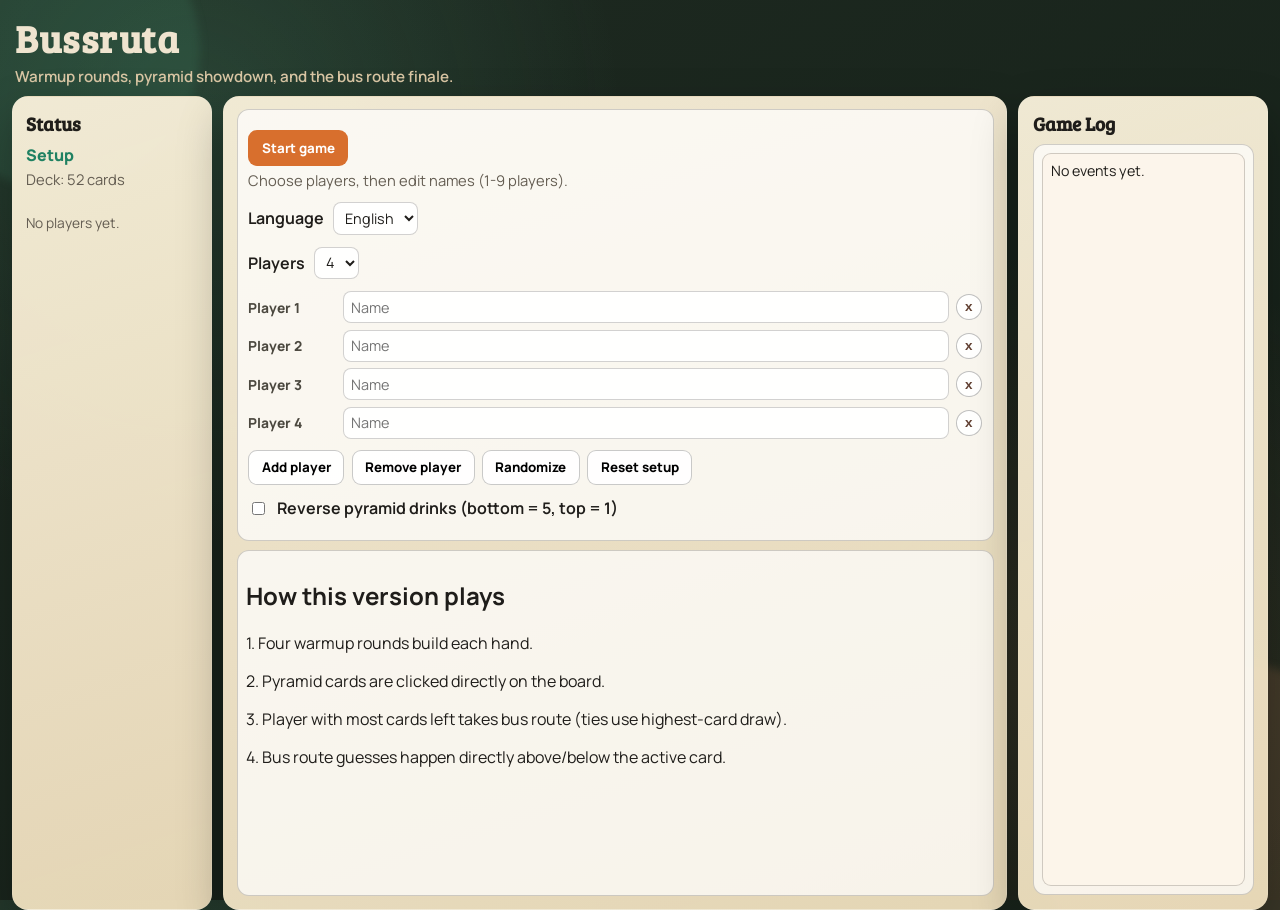
<file: BusRoute_web_app/index.html>
<!doctype html>
<html lang="en">
<head>
  <meta charset="utf-8">
  <meta name="viewport" content="width=device-width, initial-scale=1">
  <title>Bussruta</title>
  <link rel="preconnect" href="https://fonts.googleapis.com">
  <link rel="preconnect" href="https://fonts.gstatic.com" crossorigin>
  <link href="https://fonts.googleapis.com/css2?family=Bree+Serif&family=Manrope:wght@400;600;700;800&display=swap" rel="stylesheet">
  <link rel="stylesheet" href="styles.css">
</head>
<body>
  <div class="bg-shape bg-shape-a"></div>
  <div class="bg-shape bg-shape-b"></div>
  <header class="page-header">
    <h1>Bussruta</h1>
    <p>Warmup rounds, pyramid showdown, and the bus route finale.</p>
  </header>

  <main class="layout">
    <aside class="panel status-panel">
      <h2 id="statusHeading">Status</h2>
      <div id="phaseLabel" class="phase-label">Setup</div>
      <div id="deckLabel" class="deck-label">Deck: 52 cards</div>
      <div id="playerBoard" class="player-board"></div>
    </aside>

    <section class="panel game-panel">
      <div id="controls" class="controls"></div>
      <div id="board" class="board"></div>
    </section>

    <aside class="panel log-panel">
      <h2 id="logHeading">Game Log</h2>
      <div id="log" class="log"></div>
    </aside>
  </main>

  <template id="setupTemplate">
    <div class="btn-row">
      <button id="startGameBtn" class="btn btn-primary" type="button">Start game</button>
    </div>
    <p>Choose players, then edit names (1-9 players).</p>
    <label class="toggle">
      <span id="langLabel">Language</span>
      <select id="langSelect">
        <option value="en">English</option>
        <option value="no">Norsk</option>
      </select>
    </label>
    <label class="toggle">
      <span id="playerCountLabel">Players</span>
      <select id="playerCountSelect">
        <option value="1">1</option>
        <option value="2">2</option>
        <option value="3">3</option>
        <option value="4" selected>4</option>
        <option value="5">5</option>
        <option value="6">6</option>
        <option value="7">7</option>
        <option value="8">8</option>
        <option value="9">9</option>
      </select>
    </label>
    <div id="playerList" class="setup-player-list"></div>
    <div class="btn-row">
      <button id="addPlayerBtn" class="btn btn-neutral" type="button">Add player</button>
      <button id="removePlayerBtn" class="btn btn-neutral" type="button">Remove player</button>
      <button id="randomizeNamesBtn" class="btn btn-neutral" type="button">Randomize</button>
      <button id="resetSetupBtn" class="btn btn-neutral" type="button">Reset setup</button>
    </div>
    <label class="toggle">
      <input type="checkbox" id="reversePyramid">
      <span id="reverseLabel">Reverse pyramid drinks (bottom = 5, top = 1)</span>
    </label>
  </template>

  <script src="app.js"></script>
</body>
</html>
</file>
<file: BusRoute_web_app/styles.css>
:root {
  --bg: #1e2a21;
  --bg-2: #152018;
  --paper: #f7efd9;
  --paper-2: #efdfbd;
  --ink: #1f1d1a;
  --ink-soft: #645d52;
  --line: rgba(33, 29, 24, 0.2);
  --table-felt: #2f8764;
  --table-felt-2: #24694e;
  --rail: #7b5036;
  --rail-2: #553521;
  --good: #21ba65;
  --bad: #db4a4a;
  --accent: #d86f2d;
  --accent-2: #1f8162;
  --panel-shadow: 0 20px 46px rgba(0, 0, 0, 0.28);
  --effect-scale: 1;
}

body[data-effects="subtle"] {
  --effect-scale: 0.72;
}

body[data-effects="normal"] {
  --effect-scale: 1;
}

body[data-effects="strong"] {
  --effect-scale: 1.3;
}

* {
  box-sizing: border-box;
}

html,
body {
  margin: 0;
  width: 100%;
  height: 100%;
}

body {
  font-family: "Manrope", "Segoe UI", sans-serif;
  color: var(--ink);
  background:
    radial-gradient(circle at 15% 13%, rgba(79, 155, 120, 0.24), transparent 32%),
    radial-gradient(circle at 84% 76%, rgba(164, 112, 78, 0.2), transparent 34%),
    linear-gradient(145deg, var(--bg) 0%, var(--bg-2) 100%);
  padding: 0.72rem;
  overflow: hidden;
}

body[data-phase="setup"] {
  overflow: auto;
}

body[data-phase="setup"] .layout {
  height: auto;
  min-height: calc(100vh - 86px);
}

body[data-phase="setup"] .controls {
  max-height: 52vh;
  overflow: auto;
}

body[data-phase="setup"] .board {
  min-height: 240px;
}

.bg-shape {
  position: fixed;
  border-radius: 999px;
  filter: blur(4px);
  pointer-events: none;
  z-index: 0;
}

.bg-shape-a {
  width: 280px;
  height: 280px;
  left: -80px;
  top: -90px;
  background: rgba(64, 131, 102, 0.22);
}

.bg-shape-b {
  width: 360px;
  height: 360px;
  right: -120px;
  bottom: -120px;
  background: rgba(184, 126, 86, 0.2);
}

.page-header,
.layout {
  position: relative;
  z-index: 1;
}

.page-header {
  max-width: 1680px;
  margin: 0 auto 0.55rem auto;
  padding: 0 0.22rem;
}

.page-header h1 {
  margin: 0;
  color: #efe4cf;
  font-family: "Bree Serif", Georgia, serif;
  font-size: clamp(1.9rem, 3vw, 2.7rem);
  letter-spacing: 0.04em;
}

.page-header p {
  margin: 0.14rem 0 0 0;
  color: #d9c6a4;
  font-size: 0.95rem;
  font-weight: 600;
}

.layout {
  max-width: 1780px;
  margin: 0 auto;
  height: calc(100vh - 86px);
  display: grid;
  grid-template-columns: 220px minmax(820px, 1fr) 280px;
  gap: 0.72rem;
}

.panel {
  border-radius: 16px;
  border: 1px solid rgba(255, 255, 255, 0.08);
  background: linear-gradient(162deg, rgba(247, 239, 217, 0.97) 0%, rgba(239, 223, 189, 0.95) 100%);
  box-shadow: var(--panel-shadow);
}

.status-panel,
.log-panel {
  padding: 0.82rem;
  display: flex;
  flex-direction: column;
  min-height: 0;
  overflow: hidden;
}

.status-panel h2,
.log-panel h2 {
  margin: 0 0 0.5rem 0;
  font-family: "Bree Serif", Georgia, serif;
  font-size: 1.2rem;
}

.phase-label {
  font-weight: 850;
  color: var(--accent-2);
}

.deck-label {
  color: var(--ink-soft);
  margin-top: 0.18rem;
  margin-bottom: 0.64rem;
  font-size: 0.92rem;
}

.player-board {
  display: grid;
  gap: 0.48rem;
  overflow: auto;
  padding-right: 0.15rem;
  grid-auto-rows: minmax(0, auto);
}

.player-board.compact-status {
  gap: 0.32rem;
}

.player-board.compact-status .player-card {
  padding: 0.44rem 0.5rem;
}

.player-board.compact-status .player-name {
  font-size: 0.86rem;
}

.player-board.compact-status .player-meta {
  margin-top: 0.12rem;
  font-size: 0.8rem;
}

.player-board.dense-status {
  gap: 0.2rem;
  overflow: hidden;
  padding-right: 0;
  grid-template-rows: repeat(9, minmax(0, 1fr));
}

.player-board.dense-status .player-card {
  padding: 0.28rem 0.4rem;
  display: flex;
  align-items: center;
  justify-content: space-between;
  gap: 0.4rem;
  min-height: 0;
}

.player-board.dense-status .player-card.active {
  box-shadow: 0 0 0 1px rgba(31, 129, 98, 0.2);
}

.player-board.dense-status .player-name {
  font-size: 0.78rem;
  max-width: 70%;
}

.player-board.dense-status .player-meta {
  margin-top: 0;
  font-size: 0.74rem;
  white-space: nowrap;
}

.player-card {
  border: 1px solid var(--line);
  border-radius: 11px;
  background: rgba(255, 255, 255, 0.68);
  padding: 0.58rem;
}

.player-card.active {
  border-color: rgba(31, 129, 98, 0.55);
  box-shadow: 0 0 0 2px rgba(31, 129, 98, 0.16);
}

.player-name {
  font-weight: 850;
  white-space: nowrap;
  overflow: hidden;
  text-overflow: ellipsis;
}

.player-meta {
  margin-top: 0.2rem;
  color: var(--ink-soft);
  font-size: 0.88rem;
}

.game-panel {
  padding: 0.78rem;
  display: grid;
  grid-template-rows: auto 1fr;
  gap: 0.56rem;
  min-height: 0;
}

.controls,
.board,
.log {
  border: 1px solid var(--line);
  border-radius: 12px;
  background: rgba(255, 255, 255, 0.72);
}

.controls {
  padding: 0.58rem 0.68rem;
}

.controls h2 {
  margin: 0;
  font-family: "Bree Serif", Georgia, serif;
  font-size: 1.1rem;
}

.controls-head {
  display: flex;
  align-items: flex-start;
  justify-content: space-between;
  gap: 0.58rem;
}

.controls-head h2 {
  flex: 1;
}

.controls p {
  margin: 0.28rem 0 0 0;
  color: var(--ink-soft);
  font-size: 0.92rem;
}

.auto-play-tools {
  position: relative;
  display: inline-flex;
  align-items: flex-start;
  gap: 0.34rem;
  margin-left: auto;
}

.btn.btn-mini {
  padding: 0.34rem 0.56rem;
  font-size: 0.74rem;
  line-height: 1.2;
}

.auto-play-toggle {
  min-width: 88px;
  white-space: nowrap;
}

.auto-play-menu {
  position: relative;
}

.auto-play-menu summary {
  list-style: none;
  border: 1px solid rgba(31, 31, 29, 0.25);
  border-radius: 8px;
  background: rgba(255, 255, 255, 0.94);
  padding: 0.31rem 0.54rem;
  font-size: 0.74rem;
  font-weight: 760;
  cursor: pointer;
  user-select: none;
}

.auto-play-menu summary::-webkit-details-marker {
  display: none;
}

.auto-play-menu[open] summary {
  border-color: rgba(31, 129, 98, 0.45);
}

.auto-play-menu-body {
  position: absolute;
  right: 0;
  top: calc(100% + 6px);
  width: min(320px, 74vw);
  z-index: 12;
  border: 1px solid rgba(31, 31, 29, 0.2);
  border-radius: 10px;
  background: rgba(255, 255, 255, 0.98);
  box-shadow: 0 12px 24px rgba(0, 0, 0, 0.2);
  padding: 0.42rem;
  display: grid;
  gap: 0.28rem;
}

.auto-play-inline {
  display: grid;
  grid-template-columns: 64px 1fr;
  align-items: center;
  gap: 0.44rem;
  font-size: 0.78rem;
  color: #344659;
  font-weight: 780;
}

.auto-play-inline select {
  width: 100%;
}

.auto-play-inline.compact {
  font-size: 0.76rem;
}

.auto-play-note {
  display: block;
  margin-top: 0.1rem;
  font-size: 0.72rem;
  color: #4f6672;
  font-weight: 700;
}

.setup-player-list {
  display: grid;
  gap: 0.42rem;
}

.setup-player-row {
  display: grid;
  grid-template-columns: 88px 1fr auto;
  align-items: center;
  gap: 0.42rem;
  font-size: 0.86rem;
  font-weight: 760;
  color: #4b483f;
}

.setup-player-tag {
  white-space: nowrap;
}

.setup-player-row input {
  width: 100%;
  border-radius: 8px;
  border: 1px solid var(--line);
  background: rgba(255, 255, 255, 0.93);
  color: var(--ink);
  padding: 0.34rem 0.42rem;
  font-family: inherit;
  font-size: 0.9rem;
}

.setup-remove-x {
  width: 26px;
  height: 26px;
  border-radius: 999px;
  border: 1px solid rgba(31, 31, 29, 0.28);
  background: rgba(255, 255, 255, 0.92);
  color: #624132;
  font-size: 0.84rem;
  font-weight: 850;
  cursor: pointer;
  line-height: 1;
  display: grid;
  place-items: center;
  padding: 0;
}

.setup-remove-x:hover:enabled {
  border-color: rgba(181, 45, 45, 0.58);
  background: rgba(219, 74, 74, 0.14);
  color: #7b1d1d;
}

.setup-remove-x:disabled {
  opacity: 0.45;
  cursor: default;
}

.board {
  padding: 0.5rem;
  height: 100%;
  min-height: 0;
  overflow: hidden;
}

.board.setup-scroll {
  overflow: auto;
}

.log {
  flex: 1;
  min-height: 0;
  padding: 0.52rem;
  overflow: auto;
  display: grid;
  gap: 0.32rem;
}

.log-entry {
  border: 1px solid var(--line);
  border-radius: 9px;
  background: rgba(252, 245, 234, 0.95);
  padding: 0.42rem 0.52rem;
  font-size: 0.89rem;
}

textarea {
  width: 100%;
  border-radius: 10px;
  border: 1px solid var(--line);
  background: rgba(255, 255, 255, 0.93);
  color: var(--ink);
  padding: 0.65rem;
  font-family: inherit;
  font-size: 0.96rem;
}

select {
  border-radius: 8px;
  border: 1px solid var(--line);
  background: rgba(255, 255, 255, 0.92);
  color: var(--ink);
  padding: 0.3rem 0.44rem;
  font-family: inherit;
  font-size: 0.9rem;
}

.toggle {
  display: flex;
  align-items: center;
  gap: 0.52rem;
  margin: 0.75rem 0;
  font-weight: 650;
}

.btn-row {
  display: flex;
  flex-wrap: wrap;
  gap: 0.46rem;
  margin-top: 0.68rem;
}

.btn {
  border: 1px solid transparent;
  border-radius: 9px;
  padding: 0.48rem 0.78rem;
  font-family: inherit;
  font-weight: 760;
  cursor: pointer;
}

.btn-primary {
  background: var(--accent);
  color: white;
}

.btn-secondary {
  background: var(--accent-2);
  color: white;
}

.btn-neutral {
  background: rgba(255, 255, 255, 0.9);
  border-color: rgba(31, 31, 29, 0.24);
}

.btn.selected {
  background: rgba(31, 129, 98, 0.15);
  border-color: rgba(31, 129, 98, 0.46);
}

.caption {
  color: var(--ink-soft);
  font-size: 0.86rem;
}

.table-stage {
  height: 100%;
  display: grid;
  grid-template-rows: 1fr auto;
  gap: 0.52rem;
}

.round-table-wrap {
  height: 100%;
  display: grid;
  place-items: center;
}

.round-table {
  position: relative;
  width: min(100%, 1320px);
  height: min(100%, 730px);
  max-height: 100%;
  border-radius: 420px;
  border: 17px solid var(--rail);
  background: linear-gradient(168deg, var(--rail) 0%, var(--rail-2) 100%);
  box-shadow:
    0 18px 36px rgba(0, 0, 0, 0.32),
    inset 0 0 0 1px rgba(255, 255, 255, 0.12);
  overflow: visible;
}

.table-felt {
  position: absolute;
  inset: 14px;
  border-radius: 396px;
  background:
    radial-gradient(circle at 48% 38%, rgba(96, 190, 153, 0.2), transparent 48%),
    linear-gradient(165deg, var(--table-felt) 0%, var(--table-felt-2) 100%);
  box-shadow: inset 0 0 0 2px rgba(255, 255, 255, 0.12);
}

.seat-layer {
  position: absolute;
  inset: 0;
  z-index: 4;
}

.table-seat {
  position: absolute;
  transform: translate(-50%, -50%);
}

.table-seat.pyramid-side-seat {
  z-index: 5;
}

.seat-chip {
  position: relative;
  isolation: isolate;
  min-width: 220px;
  max-width: 280px;
  border-radius: 12px;
  border: 1px solid rgba(0, 0, 0, 0.26);
  background: linear-gradient(165deg, rgba(251, 245, 232, 0.74), rgba(241, 228, 202, 0.68));
  padding: 0.45rem 0.5rem;
  box-shadow: 0 9px 18px rgba(0, 0, 0, 0.25);
  display: grid;
  justify-items: center;
  text-align: center;
  backdrop-filter: blur(2px);
  transform-origin: center center;
  transition:
    min-width 520ms cubic-bezier(.22,.68,.27,1),
    max-width 520ms cubic-bezier(.22,.68,.27,1),
    padding 500ms cubic-bezier(.22,.68,.27,1),
    transform 560ms cubic-bezier(.22,.68,.27,1),
    box-shadow 560ms cubic-bezier(.22,.68,.27,1),
    border-color 500ms ease;
}

.seat-chip.compact {
  min-width: 168px;
  max-width: 220px;
  padding: 0.3rem 0.35rem;
}

.seat-chip.pyramid-side {
  min-width: 200px;
  max-width: 250px;
}

.seat-chip.empty-hand {
  min-width: 118px;
  max-width: 160px;
}

.seat-chip.compact .seat-name {
  font-size: 0.78rem;
}

.seat-chip.compact .seat-count {
  font-size: 0.68rem;
}

.seat-chip.compact .seat-anchor {
  min-height: 50px;
}

.seat-chip.compact .seat-anchor .playing-card + .playing-card {
  margin-left: -14px;
}

.seat-chip.pyramid-side .seat-anchor .playing-card + .playing-card {
  margin-left: -12px;
}

.table-seat.active-turn .seat-chip {
  min-width: 220px;
  max-width: 280px;
  border-color: rgba(31, 129, 98, 0.9);
  box-shadow:
    0 0 0 3px rgba(31, 129, 98, 0.28),
    0 0 24px rgba(31, 129, 98, 0.42),
    0 10px 22px rgba(0, 0, 0, 0.26);
  transform: scale(1.038);
  animation: activeTurnGlow 1.6s ease-in-out infinite;
}

.table-seat.active-turn .seat-chip.empty-hand {
  min-width: 118px;
  max-width: 160px;
}

.table-seat.pyramid-winner .seat-chip {
  border-color: rgba(20, 167, 88, 0.95);
  box-shadow:
    0 0 0 3px rgba(20, 167, 88, 0.28),
    0 0 26px rgba(33, 186, 101, 0.55),
    0 10px 22px rgba(0, 0, 0, 0.26);
  animation: pyramidWinnerPulse 0.82s ease-in-out infinite;
}

.table-seat.bus-runner .seat-chip {
  border-color: rgba(216, 111, 45, 0.74);
  box-shadow:
    0 0 0 2px rgba(216, 111, 45, 0.2),
    0 10px 22px rgba(0, 0, 0, 0.26);
}

.seat-name {
  position: relative;
  z-index: 4;
  font-weight: 840;
  font-size: 0.93rem;
  white-space: nowrap;
  overflow: hidden;
  text-overflow: ellipsis;
  max-width: 100%;
  padding: 0.06rem 0.34rem;
  border-radius: 999px;
  background: rgba(251, 245, 232, 0.9);
  box-shadow: 0 2px 6px rgba(0, 0, 0, 0.15);
}

.seat-count {
  position: relative;
  z-index: 4;
  font-size: 0.76rem;
  color: var(--ink-soft);
  margin-top: 0.1rem;
  padding: 0.02rem 0.28rem;
  border-radius: 999px;
  background: rgba(251, 245, 232, 0.78);
}

.seat-anchor {
  position: relative;
  z-index: 1;
  margin-top: 0.3rem;
  min-height: 80px;
  display: flex;
  align-items: center;
  justify-content: center;
  gap: 0;
  flex-wrap: nowrap;
  overflow: visible;
  padding-inline: 5px;
  padding-bottom: 0.12rem;
}

.seat-chip.empty-hand .seat-anchor {
  min-height: 20px;
  margin-top: 0.18rem;
}

.seat-empty {
  color: var(--ink-soft);
  font-size: 0.8rem;
}

.seat-anchor .playing-card {
  flex: 0 0 auto;
  transform-origin: center 72%;
  transition: transform 620ms cubic-bezier(.22,.68,.27,1), filter 560ms ease;
}

.seat-anchor .playing-card + .playing-card {
  margin-left: -10px;
}

.table-seat.active-turn .seat-anchor .playing-card {
  transform: scale(1.1);
  filter: drop-shadow(0 2px 8px rgba(0, 0, 0, 0.22));
}

.deck-wrap {
  position: absolute;
  left: 50%;
  top: 50%;
  transform: translate(-50%, -50%);
  text-align: center;
  z-index: 7;
}

.deck-stack {
  position: relative;
  width: 78px;
  height: 112px;
  border: none;
  background: transparent;
  padding: 0;
  border-radius: 9px;
  cursor: pointer;
}

.deck-stack::before,
.deck-stack::after {
  content: none;
}

.deck-face {
  position: absolute;
  inset: 0;
  border-radius: 9px;
  border: 1px solid rgba(74, 29, 40, 0.72);
  background:
    radial-gradient(circle at 26% 24%, rgba(255, 255, 255, 0.22), transparent 40%),
    radial-gradient(circle at 74% 76%, rgba(255, 214, 182, 0.16), transparent 44%),
    repeating-linear-gradient(45deg, #b7576c 0 8px, #9f455d 8px 16px),
    repeating-linear-gradient(-45deg, rgba(252, 230, 207, 0.16) 0 2px, transparent 2px 8px);
  color: transparent;
  font-size: 0;
  letter-spacing: 0;
  display: grid;
  place-items: center;
  box-shadow:
    0 4px 8px rgba(0, 0, 0, 0.24),
    inset 0 0 0 1px rgba(255, 219, 191, 0.24),
    inset 0 0 0 4px rgba(121, 52, 70, 0.52);
}

.deck-face::before {
  content: "";
  position: absolute;
  inset: 6px;
  border-radius: 6px;
  border: 1px solid rgba(245, 220, 194, 0.66);
  background:
    radial-gradient(circle at 50% 50%, rgba(255, 255, 255, 0.08), transparent 54%),
    repeating-linear-gradient(0deg, rgba(248, 227, 205, 0.16) 0 1px, transparent 1px 5px),
    repeating-linear-gradient(90deg, rgba(248, 227, 205, 0.16) 0 1px, transparent 1px 5px);
}

.deck-face::after {
  content: "◆";
  position: absolute;
  inset: 0;
  display: grid;
  place-items: center;
  color: rgba(248, 226, 204, 0.76);
  font-size: 1.05rem;
  text-shadow: 0 1px 0 rgba(86, 31, 43, 0.46);
}

.deck-stack.ready {
  animation: deckIdle 2s ease-in-out infinite;
}

.deck-stack.ready:hover .deck-face {
  filter: brightness(1.08);
}

.deck-stack:disabled {
  cursor: default;
  opacity: 0.76;
}

.deck-stack.visual-only:disabled {
  opacity: 1;
}

.deck-tip {
  margin-top: 0.38rem;
  color: #f7eddc;
  text-shadow: 0 1px 4px rgba(0, 0, 0, 0.45);
  font-size: 0.84rem;
}

.deck-guess-row {
  margin-top: 0.46rem;
  display: flex;
  justify-content: center;
  gap: 0.34rem;
  flex-wrap: wrap;
}

.deck-guess-btn {
  border-radius: 8px;
  border: 1px solid rgba(255, 248, 232, 0.55);
  background: rgba(252, 246, 234, 0.96);
  color: #273026;
  font-family: inherit;
  font-size: 0.75rem;
  font-weight: 820;
  padding: 0.26rem 0.44rem;
  cursor: pointer;
  box-shadow: 0 2px 8px rgba(0, 0, 0, 0.22);
}

.deck-guess-btn:hover {
  transform: translateY(-1px);
}

.deck-guess-btn.selected {
  border-color: rgba(31, 129, 98, 0.66);
  background: rgba(31, 129, 98, 0.16);
  color: #16533f;
}

.deck-guess-btn:disabled {
  cursor: default;
  opacity: 0.66;
}

.playing-card {
  position: relative;
  border-radius: 9px;
  border: 1px solid rgba(24, 24, 22, 0.5);
  background: linear-gradient(180deg, #ffffff 0%, #f4f1ea 100%);
  box-shadow:
    0 4px 8px rgba(0, 0, 0, 0.22),
    inset 0 0 0 1px rgba(255, 255, 255, 0.72);
  display: grid;
  place-items: center;
  font-family: "Bree Serif", Georgia, serif;
  user-select: none;
}

.playing-card.red {
  color: #bc1f31;
}

.playing-card.black {
  color: #1e1e1c;
}

.playing-card.back {
  background:
    radial-gradient(circle at 26% 24%, rgba(255, 255, 255, 0.22), transparent 40%),
    radial-gradient(circle at 74% 76%, rgba(255, 214, 182, 0.16), transparent 44%),
    repeating-linear-gradient(45deg, #b7576c 0 8px, #9f455d 8px 16px),
    repeating-linear-gradient(-45deg, rgba(252, 230, 207, 0.16) 0 2px, transparent 2px 8px);
  border-color: rgba(74, 29, 40, 0.72);
  box-shadow:
    0 4px 8px rgba(0, 0, 0, 0.24),
    inset 0 0 0 1px rgba(255, 219, 191, 0.24),
    inset 0 0 0 4px rgba(121, 52, 70, 0.52);
}

.playing-card.back::before {
  content: "";
  position: absolute;
  inset: 6px;
  border-radius: 6px;
  border: 1px solid rgba(245, 220, 194, 0.66);
  background:
    radial-gradient(circle at 50% 50%, rgba(255, 255, 255, 0.08), transparent 54%),
    repeating-linear-gradient(0deg, rgba(248, 227, 205, 0.16) 0 1px, transparent 1px 5px),
    repeating-linear-gradient(90deg, rgba(248, 227, 205, 0.16) 0 1px, transparent 1px 5px);
}

.playing-card.back::after {
  content: "◆";
  position: absolute;
  inset: 0;
  display: grid;
  place-items: center;
  color: rgba(248, 226, 204, 0.76);
  font-size: 1.05em;
  text-shadow: 0 1px 0 rgba(86, 31, 43, 0.46);
}

.playing-card.back .pc-corner,
.playing-card.back .pc-center {
  display: none;
}

.playing-card.xs {
  width: 32px;
  height: 46px;
  font-size: 12px;
}

.playing-card.sm {
  width: 56px;
  height: 80px;
  font-size: 19px;
}

.playing-card.md {
  width: 78px;
  height: 112px;
  font-size: 27px;
}

.playing-card.lg {
  width: 98px;
  height: 140px;
  font-size: 33px;
}

.pc-corner {
  position: absolute;
  display: flex;
  flex-direction: column;
  align-items: center;
  line-height: 0.9;
  font-size: 0.58em;
  font-weight: 700;
}

.pc-top {
  top: 4px;
  left: 4px;
}

.pc-bottom {
  right: 4px;
  bottom: 4px;
  transform: rotate(180deg);
}

.pc-corner small {
  font-size: 1.2em;
}

.pc-center {
  font-size: 1.25em;
  line-height: 1;
}

.pyramid-overlay {
  position: absolute;
  left: 50%;
  top: 50%;
  transform: translate(-50%, -50%);
  display: grid;
  gap: 0.5rem;
  z-index: 6;
}

.pyramid-row {
  display: flex;
  justify-content: center;
  gap: 0.4rem;
}

.pyramid-slot {
  width: 56px;
  height: 80px;
  border: none;
  padding: 0;
  background: transparent;
  cursor: default;
  display: grid;
  place-items: center;
}

.pyramid-slot.clickable {
  cursor: pointer;
  filter: drop-shadow(0 0 10px rgba(240, 228, 190, 0.42));
}

.pyramid-slot.clickable:hover {
  transform: translateY(-2px);
}

.pyramid-slot .playing-card {
  width: 56px;
  height: 80px;
  font-size: 19px;
}

.flip-reveal {
  animation: flipReveal 420ms ease;
}

.pyramid-slot.next-turn .playing-card {
  box-shadow:
    0 0 0 2px rgba(255, 246, 204, 0.84),
    0 0 14px rgba(255, 239, 164, 0.66),
    0 4px 8px rgba(0, 0, 0, 0.24);
}

.pyramid-slot.next-turn:hover .playing-card {
  animation: nextCardPulse 780ms ease-in-out infinite;
}

.bus-overlay {
  position: absolute;
  left: 50%;
  top: 53%;
  transform: translate(-50%, -50%);
  width: min(94%, 980px);
  display: grid;
  grid-template-columns: 118px minmax(0, 1fr);
  gap: 0.95rem;
  align-items: center;
  z-index: 6;
}

.tie-overlay {
  position: absolute;
  left: 50%;
  top: 52%;
  transform: translate(-50%, -50%);
  width: min(92%, 1080px);
  display: grid;
  grid-template-columns: 140px 1fr;
  gap: 0.9rem;
  align-items: center;
  z-index: 6;
}

.tie-deck-wrap {
  text-align: center;
}

.tie-contenders {
  display: flex;
  gap: 0.7rem;
  justify-content: center;
  align-items: stretch;
  flex-wrap: wrap;
}

.tie-player {
  min-width: 112px;
  border: 1px dashed rgba(29, 26, 24, 0.28);
  border-radius: 11px;
  padding: 0.35rem;
  background: rgba(250, 243, 232, 0.62);
  display: grid;
  justify-items: center;
  gap: 0.28rem;
}

.tie-name {
  font-size: 0.8rem;
  font-weight: 800;
}

.tie-slot {
  min-width: 78px;
  min-height: 112px;
  display: grid;
  place-items: center;
}

.bus-deck-wrap {
  text-align: center;
}

.deck-count {
  margin-top: 0.44rem;
  font-size: 0.82rem;
  font-weight: 800;
  color: #f6ebd8;
  text-shadow: 0 1px 3px rgba(0, 0, 0, 0.5);
}

.bus-lane {
  display: flex;
  gap: 0.46rem;
  justify-content: center;
  min-width: 0;
  overflow: visible;
}

.bus-stop {
  width: clamp(94px, 11vw, 118px);
  border: none;
  border-radius: 10px;
  padding: 0.08rem 0.16rem 0.2rem;
  display: grid;
  justify-items: center;
  gap: 0.24rem;
  background: transparent;
}

.bus-stop.active {
  box-shadow: none;
}

.bus-zone {
  width: 92px;
  min-height: 82px;
  border-radius: 8px;
  border: 1px dashed rgba(31, 31, 29, 0.24);
  display: grid;
  grid-template-rows: auto 1fr;
  align-items: start;
  justify-items: center;
  padding: 0.2rem 0.15rem 0.25rem;
  gap: 0.14rem;
  background: rgba(255, 255, 255, 0.46);
  transition: background-color 220ms ease, border-color 220ms ease, box-shadow 220ms ease;
}

.bus-zone-label {
  font-size: 0.62rem;
  font-weight: 800;
  letter-spacing: 0.12em;
  text-transform: uppercase;
  color: rgba(31, 31, 29, 0.45);
  user-select: none;
}

.bus-zone.tone-success {
  background: rgba(33, 186, 101, 0.24);
  border-color: rgba(24, 148, 78, 0.58);
  box-shadow: inset 0 0 0 1px rgba(24, 148, 78, 0.18);
}

.bus-zone.tone-fail {
  background: rgba(219, 74, 74, 0.22);
  border-color: rgba(181, 45, 45, 0.56);
  box-shadow: inset 0 0 0 1px rgba(181, 45, 45, 0.16);
}

.bus-zone.guess-target {
  cursor: pointer;
}

.bus-zone.guess-target:hover {
  box-shadow: inset 0 0 0 2px rgba(216, 111, 45, 0.25);
}

.bus-zone.inactive-zone {
  width: 92px;
  min-height: 82px;
  padding: 0.2rem 0.15rem 0.25rem;
  border-color: transparent;
  background: transparent;
  box-shadow: none;
  pointer-events: none;
}

.bus-zone.inactive-zone .bus-zone-label {
  display: none;
}

.bus-base {
  position: relative;
  min-height: 108px;
  width: 100%;
  display: grid;
  place-items: center;
  border-radius: 8px;
  border: 1px solid transparent;
  background: transparent;
  transition: background-color 220ms ease, border-color 220ms ease, box-shadow 220ms ease;
}

.bus-base.next-guess {
  border-color: rgba(255, 236, 162, 0.72);
  background: rgba(255, 253, 241, 0.22);
  box-shadow:
    0 0 0 2px rgba(255, 236, 162, 0.2),
    0 0 16px rgba(255, 236, 162, 0.42);
}

.bus-base.tone-success {
  background: transparent;
  border-color: transparent;
  box-shadow: none;
}

.bus-base.tone-fail {
  background: transparent;
  border-color: transparent;
  box-shadow: none;
}

.bus-route-card {
  animation: none !important;
  transition: none !important;
  transform: translate3d(0, 0, 0) !important;
}

.bus-stack {
  position: relative;
  width: 96px;
  height: 54px;
}

.bus-stack-card {
  position: absolute;
  left: 50%;
  top: 50%;
  transform: translate(
    calc(-50% + var(--offset-x, 0px)),
    calc(-50% + var(--offset-y, 0px))
  ) rotate(var(--rot, 0deg));
  z-index: calc(var(--stack-index) + 1);
}

.bus-stack.same {
  width: 44px;
  height: 42px;
}

.bus-stack.same .bus-stack-card {
  transform: translate(
    calc(-50% + var(--offset-x, 0px)),
    calc(-50% + var(--offset-y, 0px))
  ) rotate(var(--rot, 0deg));
}

.bus-same-btn {
  position: absolute;
  right: -16px;
  top: 50%;
  transform: translateY(-50%);
  border-radius: 999px;
  border: 1px solid rgba(31, 31, 29, 0.28);
  background: rgba(255, 255, 255, 0.95);
  font-size: 0.82rem;
  font-weight: 800;
  padding: 0.38rem 0.68rem;
  cursor: pointer;
  z-index: 2;
}

.bus-same-btn.selected,
.bus-same-btn:hover {
  border-color: rgba(31, 129, 98, 0.52);
  background: rgba(31, 129, 98, 0.14);
  color: #16533f;
}

.bus-same-overlay {
  position: absolute;
  right: 8px;
  bottom: 8px;
  pointer-events: none;
}

.result-banner {
  border: 1px solid rgba(67, 61, 51, 0.28);
  border-radius: 10px;
  background: rgba(254, 248, 234, 0.95);
  padding: 0.6rem 0.7rem;
  font-size: 0.9rem;
  font-weight: 700;
}

.result-banner.major {
  border-width: 2px;
  font-size: 1rem;
  font-weight: 830;
  box-shadow: 0 8px 16px rgba(0, 0, 0, 0.2);
}

.result-banner.tone-success {
  border-color: rgba(24, 148, 78, 0.55);
  background: rgba(33, 186, 101, 0.16);
  color: #13553c;
}

.result-banner.tone-fail {
  border-color: rgba(181, 45, 45, 0.55);
  background: rgba(219, 74, 74, 0.14);
  color: #5a1f1f;
}

.result-banner.tone-info {
  border-color: rgba(47, 62, 88, 0.4);
  background: rgba(76, 124, 194, 0.14);
  color: #203553;
}

.celebration-overlay {
  position: absolute;
  inset: 0;
  display: grid;
  place-items: center;
  pointer-events: none;
  z-index: 12;
}

.celebration-card {
  min-width: min(92%, 520px);
  border: 1px solid rgba(245, 232, 180, 0.82);
  border-radius: 16px;
  background: linear-gradient(160deg, rgba(253, 245, 223, 0.96), rgba(252, 233, 176, 0.92));
  box-shadow: 0 18px 46px rgba(0, 0, 0, 0.35);
  padding: 0.84rem 1.1rem;
  text-align: center;
  animation: celebrationPop 920ms cubic-bezier(.2,.9,.2,1);
}

.celebration-card h3 {
  margin: 0;
  color: #854116;
  font-family: "Bree Serif", Georgia, serif;
  font-size: clamp(1.16rem, 2.2vw, 1.78rem);
  letter-spacing: 0.06em;
}

.celebration-card p {
  margin: 0.3rem 0 0 0;
  color: #3f2d1f;
  font-size: 0.95rem;
  font-weight: 760;
}

.celebration-burst {
  position: absolute;
  inset: 0;
  pointer-events: none;
  overflow: hidden;
}

.confetti-piece {
  position: absolute;
  top: -8%;
  left: calc((var(--piece) / 27) * 100%);
  width: 8px;
  height: 15px;
  border-radius: 2px;
  opacity: 0;
  background: hsl(calc(10 + (var(--piece) * 13)), 84%, 58%);
  animation: confettiFall 1600ms ease-out forwards;
  animation-delay: calc((var(--piece) * 36ms));
}

.celebration-overlay.first-try .celebration-card {
  border-color: rgba(255, 245, 184, 0.95);
  box-shadow:
    0 0 0 2px rgba(255, 233, 134, 0.28),
    0 20px 52px rgba(0, 0, 0, 0.4);
}

.flying-card {
  position: fixed;
  z-index: 9999;
  pointer-events: none;
  transform-origin: center center;
  will-change: transform, opacity;
}

.feedback-success {
  animation: pulseSuccess 1120ms ease;
  backface-visibility: hidden;
  transform: translateZ(0);
  will-change: transform, filter;
}

.feedback-fail {
  animation: pulseFail 1120ms ease;
  backface-visibility: hidden;
  transform: translateZ(0);
  will-change: transform, filter;
}

.feedback-success-soft {
  animation: pulseSuccessSoft 760ms ease;
  backface-visibility: hidden;
  transform: translateZ(0);
  will-change: transform, filter;
}

.feedback-fail-soft {
  animation: pulseFailSoft 760ms ease;
  backface-visibility: hidden;
  transform: translateZ(0);
  will-change: transform, filter;
}

@keyframes deckIdle {
  0%,
  100% {
    transform: translateY(0);
  }
  50% {
    transform: translateY(-4px);
  }
}

@keyframes flipReveal {
  0% {
    transform: rotateY(0deg) scale(1);
  }
  50% {
    transform: rotateY(90deg) scale(1.04);
  }
  100% {
    transform: rotateY(0deg) scale(1);
  }
}

@keyframes nextCardPulse {
  0%,
  100% {
    transform: translateY(0);
  }
  50% {
    transform: translateY(-2px);
  }
}

@keyframes activeTurnGlow {
  0%,
  100% {
    box-shadow:
      0 0 0 3px rgba(31, 129, 98, 0.24),
      0 0 calc(14px * var(--effect-scale)) rgba(31, 129, 98, 0.22),
      0 10px 22px rgba(0, 0, 0, 0.26);
  }
  50% {
    box-shadow:
      0 0 0 3px rgba(31, 129, 98, 0.38),
      0 0 calc(24px * var(--effect-scale)) rgba(31, 129, 98, 0.46),
      0 10px 22px rgba(0, 0, 0, 0.26);
  }
}

@keyframes pyramidWinnerPulse {
  0%,
  100% {
    transform: scale(1);
    filter: drop-shadow(0 0 0 rgba(33, 186, 101, 0.1));
  }
  50% {
    transform: scale(calc(1 + (0.06 * var(--effect-scale))));
    filter: drop-shadow(0 0 calc(18px * var(--effect-scale)) rgba(33, 186, 101, 0.72));
  }
}

@keyframes celebrationPop {
  0% {
    transform: scale(0.72) translateY(14px);
    opacity: 0;
  }
  72% {
    transform: scale(1.04) translateY(0);
    opacity: 1;
  }
  100% {
    transform: scale(1);
    opacity: 1;
  }
}

@keyframes confettiFall {
  0% {
    transform: translateY(-10vh) rotate(0deg);
    opacity: 0;
  }
  14% {
    opacity: 1;
  }
  100% {
    transform: translateY(100vh) rotate(680deg);
    opacity: 0;
  }
}

@keyframes pulseSuccess {
  0% {
    transform: translate3d(0, 0, 0) rotate(0deg);
    filter: drop-shadow(0 0 0 rgba(33, 186, 101, 0));
  }
  14% {
    transform: translate3d(calc(-2px * var(--effect-scale)), calc(1px * var(--effect-scale)), 0) rotate(calc(-0.45deg * var(--effect-scale)));
  }
  30% {
    transform: translate3d(calc(4px * var(--effect-scale)), calc(-2px * var(--effect-scale)), 0) rotate(calc(0.75deg * var(--effect-scale)));
  }
  52% {
    transform: translate3d(calc(-3px * var(--effect-scale)), calc(-1px * var(--effect-scale)), 0) rotate(calc(-0.55deg * var(--effect-scale)));
    filter: drop-shadow(0 0 calc(14px * var(--effect-scale)) rgba(33, 186, 101, 0.68));
  }
  72% {
    transform: translate3d(calc(2px * var(--effect-scale)), calc(1px * var(--effect-scale)), 0) rotate(calc(0.35deg * var(--effect-scale)));
  }
  100% {
    transform: translate3d(0, 0, 0) rotate(0deg);
    filter: drop-shadow(0 0 calc(12px * var(--effect-scale)) rgba(33, 186, 101, 0));
  }
}

@keyframes pulseFail {
  0% {
    transform: translate3d(0, 0, 0) rotate(0deg);
    filter: drop-shadow(0 0 0 rgba(219, 74, 74, 0));
  }
  14% {
    transform: translate3d(calc(-2px * var(--effect-scale)), calc(1px * var(--effect-scale)), 0) rotate(calc(-0.5deg * var(--effect-scale)));
  }
  30% {
    transform: translate3d(calc(4px * var(--effect-scale)), calc(-2px * var(--effect-scale)), 0) rotate(calc(0.8deg * var(--effect-scale)));
  }
  52% {
    transform: translate3d(calc(-3px * var(--effect-scale)), calc(-1px * var(--effect-scale)), 0) rotate(calc(-0.6deg * var(--effect-scale)));
    filter: drop-shadow(0 0 calc(15px * var(--effect-scale)) rgba(219, 74, 74, 0.72));
  }
  72% {
    transform: translate3d(calc(2px * var(--effect-scale)), calc(1px * var(--effect-scale)), 0) rotate(calc(0.35deg * var(--effect-scale)));
  }
  100% {
    transform: translate3d(0, 0, 0) rotate(0deg);
    filter: drop-shadow(0 0 calc(12px * var(--effect-scale)) rgba(219, 74, 74, 0));
  }
}

@keyframes pulseSuccessSoft {
  0% {
    transform: scale(1);
    filter: drop-shadow(0 0 0 rgba(33, 186, 101, 0));
  }
  45% {
    transform: scale(calc(1 + (0.03 * var(--effect-scale))));
    filter: drop-shadow(0 0 calc(10px * var(--effect-scale)) rgba(33, 186, 101, 0.56));
  }
  100% {
    transform: scale(1);
    filter: drop-shadow(0 0 0 rgba(33, 186, 101, 0));
  }
}

@keyframes pulseFailSoft {
  0% {
    transform: scale(1);
    filter: drop-shadow(0 0 0 rgba(219, 74, 74, 0));
  }
  45% {
    transform: scale(calc(1 + (0.026 * var(--effect-scale))));
    filter: drop-shadow(0 0 calc(10px * var(--effect-scale)) rgba(219, 74, 74, 0.58));
  }
  100% {
    transform: scale(1);
    filter: drop-shadow(0 0 0 rgba(219, 74, 74, 0));
  }
}

@media (max-width: 1400px) {
  .layout {
    grid-template-columns: 200px minmax(620px, 1fr) 250px;
  }

  .round-table {
    width: min(100%, 1120px);
  }
}

@media (max-width: 1140px) {
  body {
    overflow: hidden;
  }

  body[data-phase="setup"] {
    overflow: auto;
  }

  .layout {
    height: auto;
    grid-template-columns: 1fr;
  }

  .status-panel,
  .log-panel,
  .game-panel {
    min-height: 0;
  }

  .game-panel {
    height: 820px;
  }

  .board {
    overflow: auto;
  }

  .round-table {
    width: min(100%, 980px);
    height: 660px;
  }
}

@media (max-width: 760px) {
  body {
    padding: 0.5rem;
  }

  .controls-head {
    flex-wrap: wrap;
  }

  .auto-play-tools {
    width: 100%;
    justify-content: flex-end;
  }

  .auto-play-menu-body {
    width: min(280px, 92vw);
  }

  .page-header {
    margin-bottom: 0.42rem;
  }

  .round-table {
    border-width: 12px;
    border-radius: 280px;
    height: 640px;
  }

  .table-felt {
    inset: 10px;
  }

  .seat-chip {
    min-width: 150px;
    max-width: 210px;
    padding: 0.36rem 0.42rem;
  }

  .seat-chip.empty-hand {
    min-width: 102px;
    max-width: 132px;
  }

  .table-seat.active-turn .seat-chip {
    min-width: 150px;
    max-width: 210px;
  }

  .table-seat.active-turn .seat-chip.empty-hand {
    min-width: 102px;
    max-width: 132px;
  }

  .seat-anchor {
    min-height: 58px;
  }

  .playing-card.sm {
    width: 42px;
    height: 62px;
    font-size: 15px;
  }

  .playing-card.md {
    width: 64px;
    height: 92px;
    font-size: 22px;
  }

  .playing-card.lg {
    width: 80px;
    height: 116px;
    font-size: 27px;
  }

  .deck-stack {
    width: 64px;
    height: 92px;
  }

  .bus-overlay {
    width: 95%;
    grid-template-columns: 88px minmax(0, 1fr);
    gap: 0.45rem;
  }

  .bus-stop {
    width: 96px;
  }

  .bus-zone {
    width: 76px;
    min-height: 62px;
  }

  .bus-zone.inactive-zone {
    width: 76px;
    min-height: 62px;
    padding: 0.14rem 0.1rem 0.2rem;
  }
}
</file>
